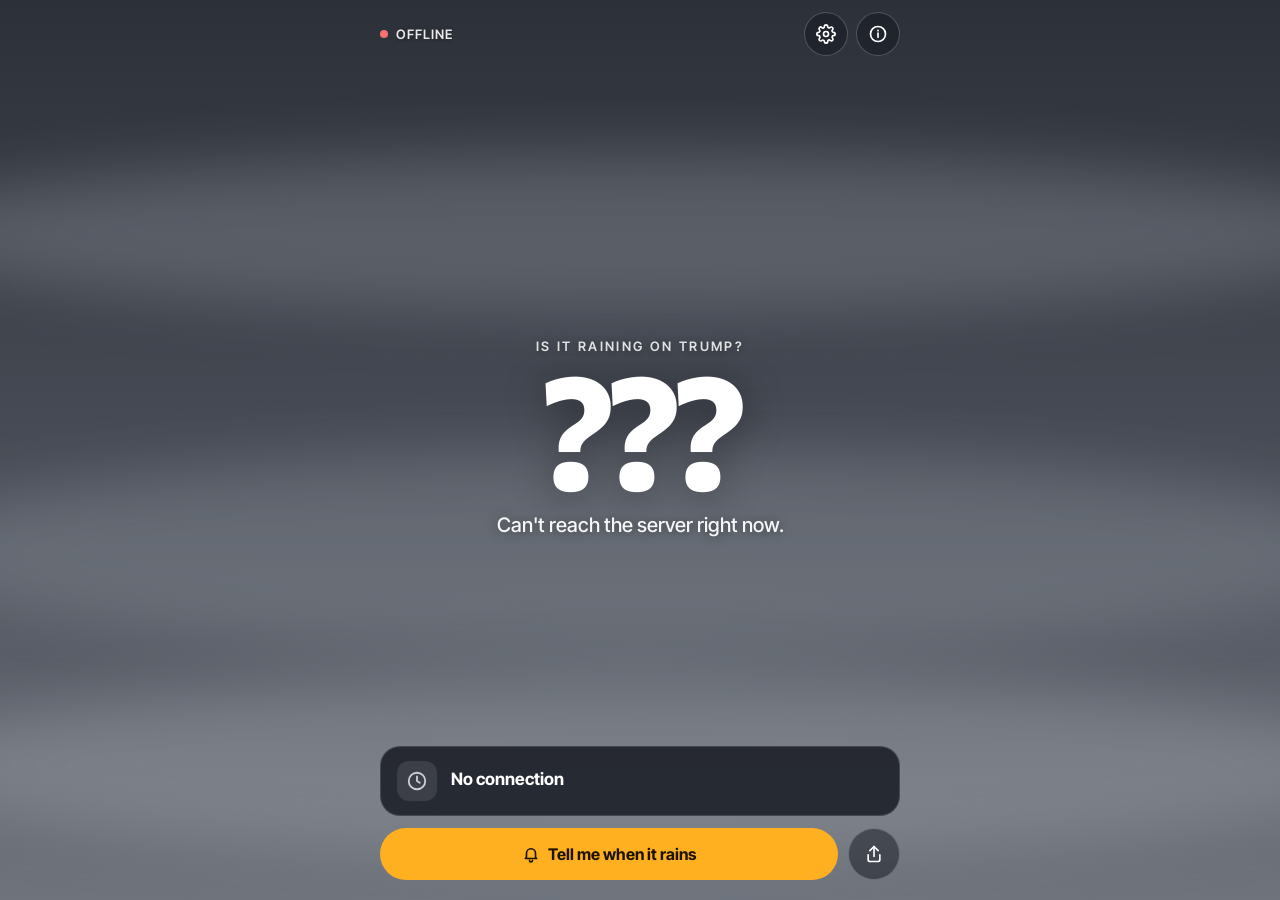
<file: frontend/index.html>
<!DOCTYPE html>
<html lang="en">
<head>
  <meta charset="utf-8">
  <title>Is It Raining on Trump?</title>
  <meta name="viewport" content="width=device-width, initial-scale=1, viewport-fit=cover">
  <meta name="description" content="Is it raining where Donald J. Trump is right now? A live answer, with where we think he is and how we know.">
  <link rel="manifest" href="manifest.webmanifest">
  <link rel="icon" type="image/png" sizes="32x32" href="icons/favicon-32.png">
  <link rel="icon" type="image/png" sizes="192x192" href="icons/icon-192.png">
  <link rel="apple-touch-icon" sizes="180x180" href="icons/apple-touch-icon.png">
  <meta name="theme-color" content="#060a1c">
  <meta name="apple-mobile-web-app-capable" content="yes">
  <!-- Frozen at install time on iOS: keep black-translucent (see the --top-gap rules in app.css) -->
  <meta name="apple-mobile-web-app-status-bar-style" content="black-translucent">
  <link rel="preload" href="fonts/bricolage-grotesque-latin-800-normal.woff2" as="font" type="font/woff2" crossorigin>
  <link rel="preload" href="fonts/inter-tight-latin-wght-normal.woff2" as="font" type="font/woff2" crossorigin>
  <link rel="stylesheet" href="css/app.css">
  <script type="module" src="js/main.js"></script>
</head>
<body>
  <!-- The background is the weather where he is (js/sky.js) -->
  <div id="sky" class="sky sky-night" aria-hidden="true">
    <div class="stars" hidden></div>
    <div class="sun" hidden></div>
    <div class="clouds" hidden><i></i><i></i><i></i></div>
    <div class="fog" hidden><i></i><i></i><i></i></div>
    <div class="flight" hidden>
      <div class="mover">
        <div class="contrail"></div>
        <svg class="plane" width="108" height="44" viewBox="0 0 108 44">
          <path d="M6 20 C30 19 70 18 96 19 C104 19.5 106 22 104 23.5 C102 25 98 25 96 25 C70 26 30 25 6 24 Z" fill="#fdf6ec"></path>
          <path d="M62 20 L40 3 L33 3 L48 20 Z" fill="#fdf6ec"></path>
          <path d="M62 24 L40 41 L33 41 L48 24 Z" fill="#fdf6ec"></path>
          <path d="M14 20 L6 9 L2 9 L6 20 Z" fill="#fdf6ec"></path>
          <path d="M14 24 L6 33 L2 33 L6 24 Z" fill="#f2e6d6"></path>
        </svg>
      </div>
    </div>
    <div class="flash" hidden></div>
    <svg class="bolt" width="96" height="260" viewBox="0 0 96 260" hidden>
      <path d="M58 0 L18 118 L46 118 L8 260 L90 96 L58 96 L82 0 Z" fill="#f3f6ff"></path>
    </svg>
    <div class="particles wind-calm">
      <div class="rain far"></div>
      <div class="rain near"></div>
      <div class="snow"></div>
    </div>
  </div>

  <main class="screen" id="screen">
    <div class="topbar">
      <div class="status" id="status"><span class="status-dot"></span><span id="statusText">Loading…</span></div>
      <div class="topbar-actions">
        <button class="round-btn" id="settingsBtn" type="button" aria-label="Settings" aria-haspopup="dialog" aria-controls="settingsSheet">
          <svg width="20" height="20" viewBox="0 0 24 24" fill="none" stroke="currentColor" stroke-width="2" stroke-linecap="round" stroke-linejoin="round" aria-hidden="true"><circle cx="12" cy="12" r="3"></circle><path d="M19.4 15a1.65 1.65 0 0 0 .33 1.82l.06.06a2 2 0 1 1-2.83 2.83l-.06-.06a1.65 1.65 0 0 0-1.82-.33 1.65 1.65 0 0 0-1 1.51V21a2 2 0 1 1-4 0v-.09A1.65 1.65 0 0 0 9 19.4a1.65 1.65 0 0 0-1.82.33l-.06.06a2 2 0 1 1-2.83-2.83l.06-.06A1.65 1.65 0 0 0 4.68 15a1.65 1.65 0 0 0-1.51-1H3a2 2 0 1 1 0-4h.09A1.65 1.65 0 0 0 4.6 9a1.65 1.65 0 0 0-.33-1.82l-.06-.06a2 2 0 1 1 2.83-2.83l.06.06A1.65 1.65 0 0 0 9 4.68a1.65 1.65 0 0 0 1-1.51V3a2 2 0 1 1 4 0v.09a1.65 1.65 0 0 0 1 1.51 1.65 1.65 0 0 0 1.82-.33l.06-.06a2 2 0 1 1 2.83 2.83l-.06.06A1.65 1.65 0 0 0 19.4 9a1.65 1.65 0 0 0 1.51 1H21a2 2 0 1 1 0 4h-.09a1.65 1.65 0 0 0-1.51 1z"></path></svg>
        </button>
        <a class="round-btn" id="aboutLink" href="about.html?v=3.0.4" aria-label="About this app">
          <svg width="20" height="20" viewBox="0 0 24 24" fill="none" stroke="currentColor" stroke-width="2" stroke-linecap="round" aria-hidden="true"><circle cx="12" cy="12" r="9"></circle><path d="M12 11v5"></path><path d="M12 7.5v.5"></path></svg>
        </a>
      </div>
    </div>

    <!-- Decoration (sky.js shows it at night): sized to the free space here, so it never covers text -->
    <div class="moon-slot" aria-hidden="true">
      <div class="moon" hidden>
        <div class="moon-glow"></div>
        <div class="moon-face"><i></i><i></i><i></i></div>
      </div>
    </div>

    <section class="hero" aria-labelledby="answer">
      <p class="eyebrow">Is it raining on Trump?</p>
      <h1 class="answer" id="answer" aria-live="polite">…</h1>
      <p class="subline" id="subline" aria-live="polite"></p>
      <div class="readings" id="readings"></div>
    </section>

    <div class="spacer" aria-hidden="true"></div>

    <div class="bottom">
      <button class="location-card" id="locationCard" type="button" aria-haspopup="dialog" aria-controls="sheet">
        <span class="location-icon" id="locationIcon" aria-hidden="true"></span>
        <span class="location-text">
          <span class="location-title" id="locationTitle">Finding him…</span>
          <span class="location-meta" id="locationMeta"></span>
        </span>
        <svg class="chevron" width="20" height="20" viewBox="0 0 24 24" fill="none" stroke="currentColor" stroke-width="2" stroke-linecap="round" aria-hidden="true"><path d="M9 6l6 6-6 6"></path></svg>
      </button>
      <div class="actions">
        <button class="primary-btn" id="notifyBtn" type="button">
          <svg width="18" height="18" viewBox="0 0 24 24" fill="none" stroke="currentColor" stroke-width="2.2" stroke-linecap="round" stroke-linejoin="round" aria-hidden="true"><path d="M6 16V11a6 6 0 0 1 12 0v5l1.5 2h-15z"></path><path d="M10 20.5a2 2 0 0 0 4 0"></path></svg>
          <span id="notifyText">Tell me when it rains</span>
        </button>
        <button class="round-btn round-btn-lg" id="shareBtn" type="button" aria-label="Share">
          <svg width="20" height="20" viewBox="0 0 24 24" fill="none" stroke="currentColor" stroke-width="2" stroke-linecap="round" stroke-linejoin="round" aria-hidden="true"><path d="M12 15V3"></path><path d="M7 8l5-5 5 5"></path><path d="M5 13v6a2 2 0 0 0 2 2h10a2 2 0 0 0 2-2v-6"></path></svg>
        </button>
      </div>
    </div>
  </main>

  <!-- Location sheet (js/sheet.js) -->
  <div class="sheet-backdrop" id="sheetBackdrop" hidden></div>
  <div class="sheet" id="sheet" role="dialog" aria-modal="true" aria-labelledby="sheetTitle" hidden>
    <div class="sheet-handle" aria-hidden="true"></div>
    <div class="sheet-head">
      <div>
        <p class="eyebrow eyebrow-muted">Where we think he is</p>
        <h2 id="sheetTitle" tabindex="-1">…</h2>
        <p class="sheet-sub" id="sheetSub"></p>
      </div>
      <button class="round-btn round-btn-flat" id="sheetClose" type="button" aria-label="Close">
        <svg width="18" height="18" viewBox="0 0 24 24" fill="none" stroke="currentColor" stroke-width="2.2" stroke-linecap="round" aria-hidden="true"><path d="M6 6l12 12"></path><path d="M18 6L6 18"></path></svg>
      </button>
    </div>
    <div class="panel" id="confidencePanel">
      <div class="panel-row"><span>Confidence</span><strong id="confidenceValue"></strong></div>
      <div class="bar"><div class="bar-fill" id="confidenceBar"></div></div>
      <p class="panel-note" id="confidenceNote"></p>
    </div>
    <section id="timelineSection" aria-labelledby="timelineTitle">
      <h3 class="eyebrow eyebrow-muted" id="timelineTitle">How we know</h3>
      <ol class="timeline" id="timeline"></ol>
    </section>
    <div class="link-row" id="linkRow">
      <a class="link-btn" id="linkRadar" target="_blank" rel="noopener">Radar</a>
      <a class="link-btn" id="linkMap" target="_blank" rel="noopener">Map</a>
      <a class="link-btn" id="linkSource" target="_blank" rel="noopener">Schedule</a>
    </div>


  </div>

  <!-- Settings sheet (js/settings.js) -->
  <div class="sheet" id="settingsSheet" role="dialog" aria-modal="true" aria-labelledby="settingsTitle" hidden>
    <div class="sheet-handle" aria-hidden="true"></div>
    <div class="sheet-head">
      <div>
        <p class="eyebrow eyebrow-muted">Is it raining on Trump?</p>
        <h2 id="settingsTitle" tabindex="-1">Settings</h2>
      </div>
      <button class="round-btn round-btn-flat" id="settingsClose" type="button" aria-label="Close">
        <svg width="18" height="18" viewBox="0 0 24 24" fill="none" stroke="currentColor" stroke-width="2.2" stroke-linecap="round" aria-hidden="true"><path d="M6 6l12 12"></path><path d="M18 6L6 18"></path></svg>
      </button>
    </div>
    <section class="notify-prefs" aria-labelledby="notifyPrefsTitle">
      <h3 class="eyebrow eyebrow-muted" id="notifyPrefsTitle">Notify me when</h3>
      <div id="prefsOn">
        <label class="switch-row">Rain starts<input class="switch" type="checkbox" id="pref-rain_start"></label>
        <label class="switch-row">Rain stops<input class="switch" type="checkbox" id="pref-rain_stop"></label>
        <label class="switch-row">Thunderstorms<input class="switch" type="checkbox" id="pref-thunderstorm"></label>
        <div class="confirm-row" id="offConfirm" hidden>
          <span>Turn off all notifications?</span>
          <button class="text-btn" id="offYes" type="button">Turn off</button>
          <button class="text-btn" id="offNo" type="button">Keep</button>
        </div>
        <button class="text-btn text-btn-danger" id="offBtn" type="button">Turn off all notifications</button>
      </div>
      <div id="prefsOff" hidden>
        <button class="primary-btn" id="sheetNotifyBtn" type="button">Enable notifications</button>
      </div>
    </section>
    <fieldset class="units" id="units">
      <legend>Units</legend>
      <div class="segmented">
        <label><input type="radio" name="units" value="auto"><span id="unitsAutoLabel">Auto</span></label>
        <label><input type="radio" name="units" value="metric"><span>Metric</span></label>
        <label><input type="radio" name="units" value="imperial"><span>Imperial</span></label>
      </div>
    </fieldset>
  </div>

  <!-- First launch -->
  <div class="popup" id="firstLaunchPopup" role="dialog" aria-modal="true" aria-labelledby="flTitle" hidden>
    <div class="popup-card">
      <h2 id="flTitle">Get rain alerts</h2>
      <p>Want to know when it starts raining on Trump? Turn on notifications for instant updates.</p>
      <div class="popup-actions">
        <button class="primary-btn" id="popupEnableBtn" type="button">Turn on notifications</button>
        <button class="text-btn" id="popupDismissBtn" type="button">Maybe later</button>
      </div>
    </div>
  </div>

  <!-- iOS Safari tab: notifications need the installed app -->
  <div class="popup" id="iosInstallPopup" role="dialog" aria-modal="true" aria-labelledby="iosTitle" hidden>
    <div class="popup-card">
      <h2 id="iosTitle">Install the app for notifications</h2>
      <p>iOS only sends notifications to apps on your Home Screen.</p>
      <ol class="steps">
        <li>Tap the Share button <span aria-hidden="true">↑</span> in Safari</li>
        <li>Choose <strong>Add to Home Screen</strong>, then <strong>Add</strong></li>
        <li>Open the app from your Home Screen and turn on notifications</li>
      </ol>
      <div class="popup-actions">
        <button class="text-btn" id="iosInstallDismissBtn" type="button">Got it</button>
      </div>
    </div>
  </div>

  <div class="toast" id="toast" role="status" aria-live="polite"></div>
</body>
</html>
</file>
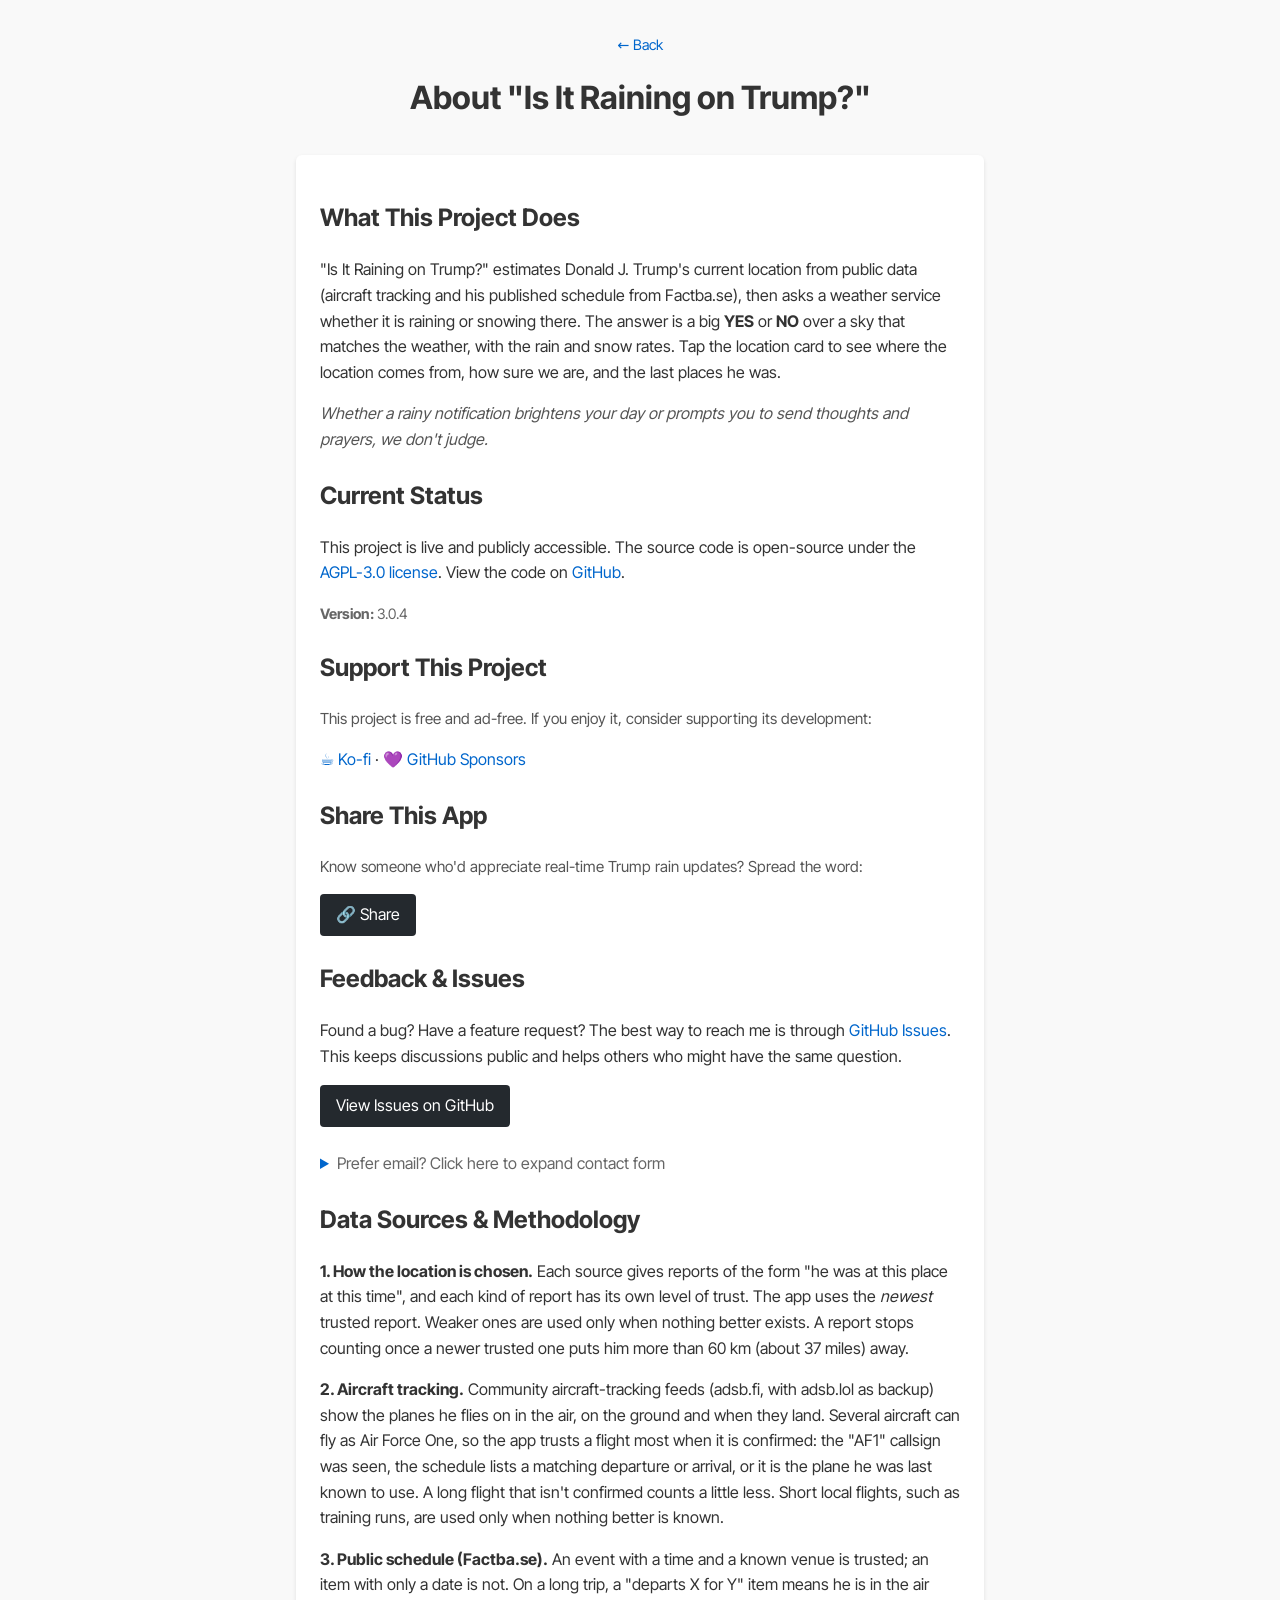
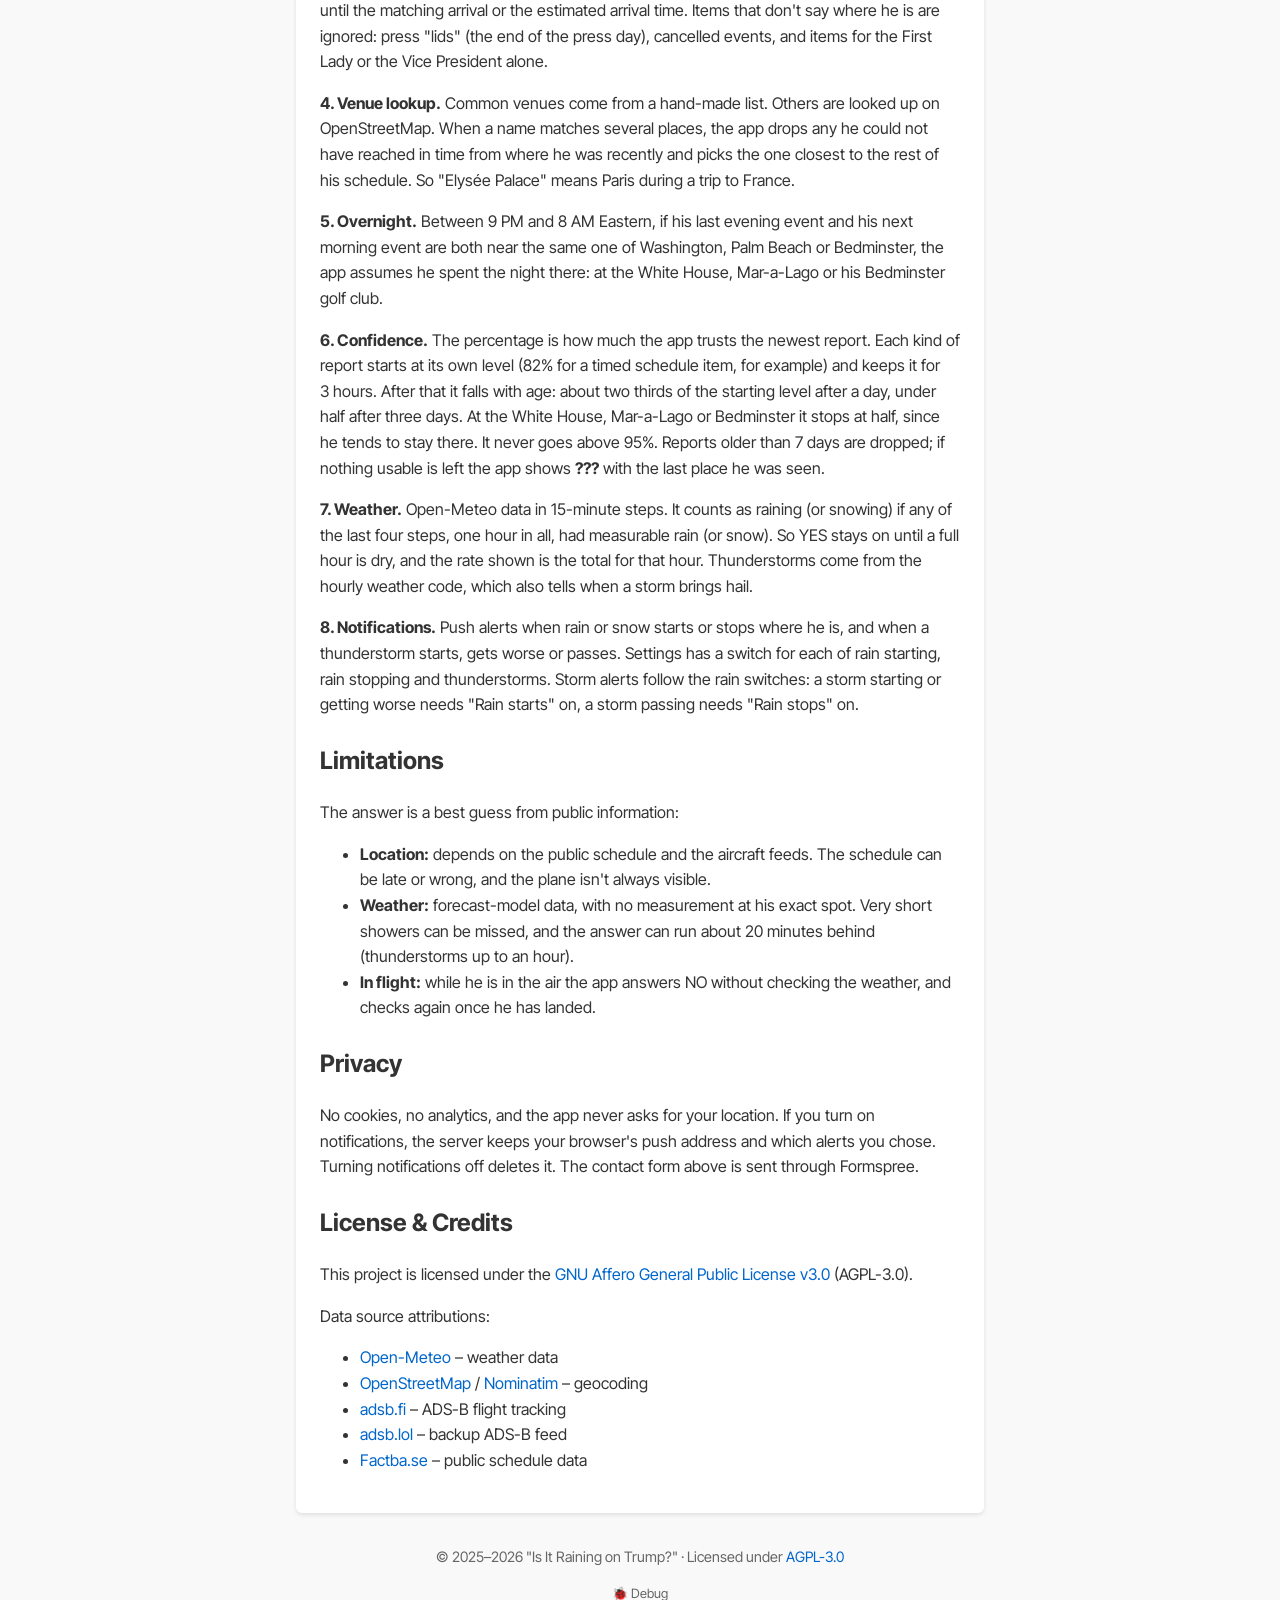
<file: frontend/about.html>
<!doctype html>
<!-- v3.0.4 -->
<html lang="en">
<head>
  <meta charset="utf-8">
  <title>About · Is It Raining on Trump?</title>
  <meta name="viewport" content="width=device-width,initial-scale=1,viewport-fit=cover">
  <link rel="icon" type="image/png" sizes="32x32" href="icons/favicon-32.png">
  <link rel="icon" type="image/png" sizes="192x192" href="icons/icon-192.png">
  <style>
    @font-face {
      font-family: "Inter Tight";
      font-weight: 100 900;
      font-display: swap;
      src: url("fonts/inter-tight-latin-wght-normal.woff2") format("woff2");
    }
  </style>
  <style>
    /* Simple responsive layout */
    :root {
      --bg: #f9f9f9;
      --text: #333;
      --text-muted: #666;
      --text-subtle: #555;
      --card-bg: #fff;
      --card-shadow: rgba(0,0,0,0.1);
      --link: #0066cc;
      --input-border: #ccc;
      --input-bg: #fff;
      --btn-bg: #007aff;
      --btn-hover: #005bb5;
      --github-btn: #24292e;
    }

    @media (prefers-color-scheme: dark) {
      :root {
        --bg: #1a1a2e;
        --text: #e0e0e0;
        --text-muted: #999;
        --text-subtle: #aaa;
        --card-bg: #252540;
        --card-shadow: rgba(0,0,0,0.3);
        --link: #66b3ff;
        --input-border: #444;
        --input-bg: #1e1e32;
        --btn-bg: #0066cc;
        --btn-hover: #0055aa;
        --github-btn: #444;
      }
    }

    body {
      font-family: 'Inter Tight', system-ui, -apple-system, sans-serif;
      margin: 0;
      padding: 2rem 1rem;
      padding-top: calc(2rem + env(safe-area-inset-top, 2rem));
      line-height: 1.6;
      color: var(--text);
      background: var(--bg);
    }
    header {
      text-align: center;
      margin-bottom: 2rem;
    }
    h1 {
      font-size: 2rem;
      margin: 0;
    }
    .back-link {
      display: inline-flex;
      align-items: center;
      gap: 0.4rem;
      margin-bottom: 1rem;
      font-size: 0.9rem;
      color: var(--link);
      text-decoration: none;
    }
    .back-link:hover {
      text-decoration: underline;
    }
    main {
      max-width: 640px;
      margin: 0 auto;
      background: var(--card-bg);
      padding: 1.5rem;
      border-radius: 6px;
      box-shadow: 0 2px 4px var(--card-shadow);
    }
    a {
      color: var(--link);
      text-decoration: none;
    }
    a:hover {
      text-decoration: underline;
    }
    .section {
      margin-bottom: 1.5rem;
    }
    .section:last-child {
      margin-bottom: 0;
    }
    footer {
      text-align: center;
      margin-top: 2rem;
      font-size: 0.9rem;
      color: var(--text-muted);
    }
    /* Contact form styles */
    #contact-form label {
      font-weight: 600;
      display: block;
      margin-bottom: 0.3rem;
    }
    #contact-form input,
    #contact-form textarea {
      width: 100%;
      max-width: 400px;
      font-size: 1rem;
      padding: 0.5rem;
      border: 1px solid var(--input-border);
      border-radius: 4px;
      margin-bottom: 1rem;
      background: var(--input-bg);
      color: var(--text);
    }
    #contact-form button {
      background-color: var(--btn-bg);
      color: #fff;
      border: none;
      padding: 0.6rem 1.2rem;
      border-radius: 4px;
      cursor: pointer;
    }
    #contact-form button:hover {
      background-color: var(--btn-hover);
    }
    .github-btn {
      display: inline-block;
      background: var(--github-btn);
      color: #fff !important;
      padding: 0.5rem 1rem;
      border-radius: 4px;
      text-decoration: none;
    }
    .github-btn:hover {
      text-decoration: none;
      opacity: 0.9;
    }
    .debug-link {
      display: block;
      margin-top: 1rem;
      font-size: 0.8rem;
      color: var(--text-muted);
    }
    .debug-link:hover {
      color: var(--text);
    }
    details summary {
      color: var(--text-muted);
      cursor: pointer;
      user-select: none;
    }
    details summary::marker {
      color: var(--link);
    }
    .muted {
      color: var(--text-muted);
    }
    .subtle {
      color: var(--text-subtle);
    }
    /* Toast notification */
    .toast {
      position: fixed;
      bottom: 2rem;
      left: 50%;
      transform: translateX(-50%);
      background: #333;
      color: white;
      padding: 0.75rem 1.25rem;
      border-radius: 8px;
      font-size: 0.9rem;
      opacity: 0;
      pointer-events: none;
      transition: opacity 0.3s;
      z-index: 100;
    }
    .toast.show { opacity: 1; }
  </style>
</head>
<body>
  <header>
    <a href="index.html" class="back-link">&larr; Back</a>
    <h1>About "Is It Raining on Trump?"</h1>
  </header>

  <main>
    <section class="section">
      <h2>What This Project Does</h2>
      <p>
        "Is It Raining on Trump?" estimates Donald J. Trump's current location
        from public data (aircraft tracking and his published schedule from
        Factba.se), then asks a weather service whether it is raining or snowing
        there. The answer is a big <strong>YES</strong> or <strong>NO</strong>
        over a sky that matches the weather, with the rain and snow rates. Tap
        the location card to see where the location comes from, how sure we are,
        and the last places he was.
      </p>
      <p style="margin-top: 1rem; font-style: italic;" class="subtle">
        Whether a rainy notification brightens your day or prompts you to send
        thoughts and prayers, we don't judge.
      </p>
    </section>

    <section class="section">
      <h2>Current Status</h2>
      <p>
        This project is live and publicly accessible. The source code is
        open-source under the <a href="https://www.gnu.org/licenses/agpl-3.0.html" target="_blank">AGPL-3.0 license</a>.
        View the code on <a href="https://github.com/VraethrDalkr/rain-on-trump" target="_blank">GitHub</a>.
      </p>
      <p style="font-size: 0.9rem; margin-top: 1rem;" class="muted">
        <strong>Version:</strong> 3.0.4
      </p>
    </section>

    <section class="section">
      <h2>Support This Project</h2>
      <p style="font-size: 0.95rem;" class="subtle">
        This project is free and ad-free. If you enjoy it, consider supporting its development:
      </p>
      <p style="margin-top: 0.5rem;">
        <a href="https://ko-fi.com/vraethrdalkr" target="_blank">☕ Ko-fi</a> ·
        <a href="https://github.com/sponsors/VraethrDalkr" target="_blank">💜 GitHub Sponsors</a>
      </p>
    </section>

    <section class="section">
      <h2>Share This App</h2>
      <p style="font-size: 0.95rem;" class="subtle">
        Know someone who'd appreciate real-time Trump rain updates? Spread the word:
      </p>
      <p style="margin-top: 0.5rem;">
        <a href="https://rain-on-trump.pages.dev/" id="shareBtn" class="github-btn">🔗 Share</a>
      </p>
    </section>

    <section class="section">
      <h2>Feedback &amp; Issues</h2>
      <p>
        Found a bug? Have a feature request? The best way to reach me is through
        <a href="https://github.com/VraethrDalkr/rain-on-trump/issues" target="_blank">GitHub Issues</a>.
        This keeps discussions public and helps others who might have the same question.
      </p>
      <p style="margin-top: 1rem;">
        <a href="https://github.com/VraethrDalkr/rain-on-trump/issues" target="_blank" class="github-btn">View Issues on GitHub</a>
      </p>

      <details style="margin-top: 1.5rem;">
        <summary>Prefer email? Click here to expand contact form</summary>
        <div style="margin-top: 1rem;">
          <form action="https://formspree.io/f/xqabkkvw" method="POST" id="contact-form">
            <!-- Spam-trap field: hidden from users, used to catch bots -->
            <input type="text" name="_gotcha" style="display:none" tabindex="-1" autocomplete="off" aria-hidden="true">

            <label for="name">Your name (or GitHub username):</label>
            <input id="name" type="text" name="name" required>

            <label for="email">Your email (so I can reply):</label>
            <input id="email" type="email" name="_replyto" required placeholder="you@example.com">

            <label for="message">Message:</label>
            <textarea id="message" name="message" rows="4" required></textarea>

            <p></p>

            <button type="submit">Send Message</button>
          </form>
        </div>
      </details>
    </section>

    <section class="section">
      <h2>Data Sources &amp; Methodology</h2>
      <p>
        <strong>1. How the location is chosen.</strong>
        Each source gives reports of the form "he was at this place at this
        time", and each kind of report has its own level of trust. The app uses
        the <em>newest</em> trusted report. Weaker ones are used only when
        nothing better exists. A report stops counting once a newer trusted one
        puts him more than 60&nbsp;km (about 37 miles) away.
      </p>
      <p>
        <strong>2. Aircraft tracking.</strong>
        Community aircraft-tracking feeds (adsb.fi, with adsb.lol as backup)
        show the planes he flies on in the air, on the ground and when they
        land. Several aircraft can fly as Air Force One, so the app trusts a
        flight most when it is confirmed: the "AF1" callsign was seen, the
        schedule lists a matching departure or arrival, or it is the plane he
        was last known to use. A long flight that isn't confirmed counts a
        little less. Short local flights, such as training runs, are used only
        when nothing better is known.
      </p>
      <p>
        <strong>3. Public schedule (Factba.se).</strong>
        An event with a time and a known venue is trusted; an item with only a
        date is not. On a long trip, a "departs X for Y" item means he is in the
        air until the matching arrival or the estimated arrival time. Items that
        don't say where he is are ignored: press "lids" (the end of the press
        day), cancelled events, and items for the First Lady or the Vice
        President alone.
      </p>
      <p>
        <strong>4. Venue lookup.</strong>
        Common venues come from a hand-made list. Others are looked up on
        OpenStreetMap. When a name matches several places, the app drops any he
        could not have reached in time from where he was recently and picks the
        one closest to the rest of his schedule. So "Elysée Palace" means Paris
        during a trip to France.
      </p>
      <p>
        <strong>5. Overnight.</strong>
        Between 9&nbsp;PM and 8&nbsp;AM Eastern, if his last evening event and
        his next morning event are both near the same one of Washington, Palm
        Beach or Bedminster, the app assumes he spent the night there: at the
        White House, Mar-a-Lago or his Bedminster golf club.
      </p>
      <p>
        <strong>6. Confidence.</strong>
        The percentage is how much the app trusts the newest report. Each kind
        of report starts at its own level (82% for a timed schedule item, for
        example) and keeps it for 3&nbsp;hours. After that it falls with age:
        about two thirds of the starting level after a day, under half after
        three days. At the White House, Mar-a-Lago or Bedminster it stops at
        half, since he tends to stay there. It never goes above 95%. Reports
        older than 7&nbsp;days are dropped; if nothing usable is left the app
        shows <strong>???</strong> with the last place he was seen.
      </p>
      <p>
        <strong>7. Weather.</strong>
        Open-Meteo data in 15-minute steps. It counts as raining (or snowing)
        if any of the last four steps, one hour in all, had measurable rain (or
        snow). So YES stays on until a full hour is dry, and the rate shown is
        the total for that hour. Thunderstorms come from the hourly weather
        code, which also tells when a storm brings hail.
      </p>
      <p>
        <strong>8. Notifications.</strong>
        Push alerts when rain or snow starts or stops where he is, and when a
        thunderstorm starts, gets worse or passes. Settings has a switch for
        each of rain starting, rain stopping and thunderstorms. Storm alerts
        follow the rain switches: a storm starting or getting worse needs "Rain
        starts" on, a storm passing needs "Rain stops" on.
      </p>
    </section>

    <section class="section">
      <h2>Limitations</h2>
      <p>The answer is a best guess from public information:</p>
      <ul>
        <li><strong>Location:</strong> depends on the public schedule and the
            aircraft feeds. The schedule can be late or wrong, and the plane
            isn't always visible.</li>
        <li><strong>Weather:</strong> forecast-model data, with no measurement
            at his exact spot. Very short showers can be missed, and the answer
            can run about 20 minutes behind (thunderstorms up to an hour).</li>
        <li><strong>In flight:</strong> while he is in the air the app answers
            NO without checking the weather, and checks again once he has
            landed.</li>
      </ul>
    </section>

    <section class="section">
      <h2>Privacy</h2>
      <p>
        No cookies, no analytics, and the app never asks for your location. If
        you turn on notifications, the server keeps your browser's push address
        and which alerts you chose. Turning notifications off
        deletes it. The contact form above is sent through Formspree.
      </p>
    </section>

    <section class="section">
      <h2>License &amp; Credits</h2>
      <p>
        This project is licensed under the <a href="https://www.gnu.org/licenses/agpl-3.0.html" target="_blank">GNU Affero General Public License v3.0</a> (AGPL-3.0).
      </p>
      <p>Data source attributions:</p>
      <ul>
        <li><a href="https://open-meteo.com/" target="_blank">Open-Meteo</a> – weather data</li>
        <li><a href="https://www.openstreetmap.org/copyright" target="_blank">OpenStreetMap</a> / <a href="https://nominatim.org/" target="_blank">Nominatim</a> – geocoding</li>
        <li><a href="https://adsb.fi/" target="_blank">adsb.fi</a> – ADS-B flight tracking</li>
        <li><a href="https://adsb.lol/" target="_blank">adsb.lol</a> – backup ADS-B feed</li>
        <li><a href="https://rollcall.com/factbase/trump/topic/calendar/" target="_blank">Factba.se</a> – public schedule data</li>
      </ul>
    </section>
  </main>

  <footer>
    <p>© 2025–2026 "Is It Raining on Trump?" · Licensed under <a href="https://www.gnu.org/licenses/agpl-3.0.html" target="_blank">AGPL-3.0</a></p>
    <a href="debug.html" class="debug-link">🐞 Debug</a>
  </footer>

  <!-- Toast -->
  <div class="toast" id="toast"></div>

  <script>
    // Toast notification
    const toast = document.getElementById('toast');
    function showToast(txt) {
      toast.textContent = txt;
      toast.classList.add('show');
      setTimeout(() => toast.classList.remove('show'), 3000);
    }

    // Share button
    const shareBtn = document.getElementById('shareBtn');

    async function copyToClipboard(url) {
      try {
        await navigator.clipboard.writeText(url);
      } catch (err) {
        const textArea = document.createElement('textarea');
        textArea.value = url;
        textArea.style.position = 'fixed';
        textArea.style.opacity = '0';
        document.body.appendChild(textArea);
        textArea.select();
        document.execCommand('copy');
        document.body.removeChild(textArea);
      }
      showToast('Link copied to clipboard!');
    }

    async function handleShare() {
      const shareData = {
        title: 'Is It Raining on Trump?',
        text: 'Real-time rain tracking for Trump\'s location',
        url: 'https://rain-on-trump.pages.dev/'
      };

      const isMobile = /Android|iPhone|iPad|iPod/i.test(navigator.userAgent);
      if (isMobile && navigator.share) {
        try {
          await navigator.share(shareData);
        } catch (err) {
          if (err.name !== 'AbortError') {
            await copyToClipboard(shareData.url);
          }
        }
      } else {
        await copyToClipboard(shareData.url);
      }
    }

    shareBtn.addEventListener('click', (e) => {
      e.preventDefault();
      handleShare();
    });
  </script>
</body>
</html>
</file>
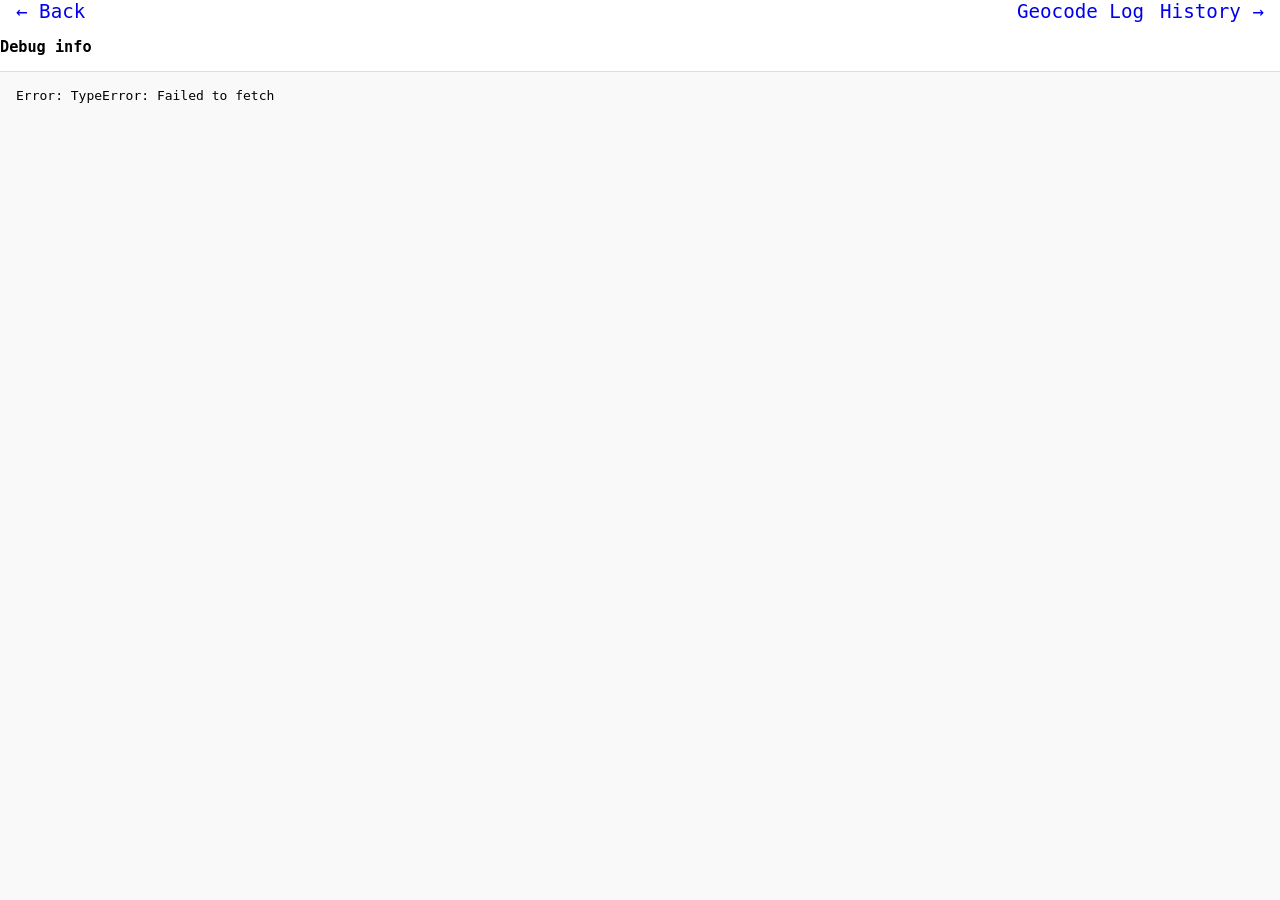
<file: frontend/debug.html>
<!doctype html>
<html lang="en">
<script>
function apiBase() {
  // 1) direct hit on Fly API domain → same-origin
  if (location.hostname === "rain-api.fly.dev") {
    return location.origin;
  }
  // 2) localhost / LAN dev → map to port 8000
  const LAN = /^(localhost|127\.0\.0\.1|10\.\d+\.\d+\.\d+|192\.168\.\d+\.\d+)$/;
  if (LAN.test(location.hostname)) {
    return `${location.protocol}//${location.hostname}:8000`;
  }
  // 3) everything else = Cloudflare Pages in production
  return "https://rain-api.fly.dev";
}
</script>
<head>
  <meta charset="UTF-8">
  <title>Debug · Rain-on-Trump</title>
  <meta name="viewport" content="width=device-width,initial-scale=1">
  <style>
    body  { margin:0; font-family:monospace; height:100vh; display:flex; flex-direction:column; }
    #top  { display:flex; align-items:center; padding:0 1rem; }
    #top a { font-size:1.2rem; text-decoration:none; }
    #back { margin-right:1rem; }
    pre   { flex:1; margin:0; padding:1rem; overflow:auto;
             background:#f9f9f9; border-top:1px solid #ddd; white-space:pre-wrap; }
    .err  { color:#d00; font-weight:600; }
  </style>
</head>
<body>
  <div id="top">
    <a id="back" href="index.html">← Back</a>
    <a id="geocode" href="#" style="margin-left:auto;">Geocode Log</a>
    <a id="history" href="#" style="margin-left:1rem;">History →</a>
  </div>

  <h3>Debug info</h3>
  <pre id="dbg">Loading…</pre>

  <script>
  const BASE = apiBase();

  // Set debug page links to API endpoints
  document.getElementById('history').href = BASE + '/debug/history';
  document.getElementById('geocode').href = BASE + '/debug/geocode';

  /** Pretty-print + highlight `"errors": […]` **/
  function esc(t){
    return t.replace(/&/g,'&amp;').replace(/</g,'&lt;').replace(/>/g,'&gt;');
  }
  function pretty(json){
    // Escape first, then highlight (errors arrays; tolerates nested brackets one level deep)
    return esc(JSON.stringify(json, null, 2))
             .replace(/"errors":\s*\[(?:[^\[\]]|\[[^\]]*\])*\]/g,
                      m => `<span class="err">${m}</span>`);
  }

  /* main trace --------------------------------------------------------------*/
  fetch(BASE + '/debug.json', { cache: 'no-store' })
    .then(r => { if (!r.ok) throw new Error('HTTP ' + r.status); return r.json(); })
    .then(j => {
      document.getElementById('dbg').innerHTML = pretty(j);
    })
    .catch(e => {
      document.getElementById('dbg').textContent = 'Error: ' + e;
    });
  </script>
</body>
</html>
</file>
<file: frontend/css/app.css>
/* Is It Raining on Trump? v3 */

@font-face {
  font-family: "Bricolage Grotesque";
  font-weight: 800;
  font-style: normal;
  font-display: swap;
  src: url("../fonts/bricolage-grotesque-latin-800-normal.woff2") format("woff2");
}
@font-face {
  font-family: "Inter Tight";
  font-weight: 100 900;
  font-style: normal;
  font-display: swap;
  src: url("../fonts/inter-tight-latin-wght-normal.woff2") format("woff2");
}

:root {
  --amber: #ffb020;
  --rain-blue: #7dd3fc;
  --panel: #10141d;
  --panel-2: #181e2a;
  --panel-3: #2a3242;
  --live: #5ee39a;
  --searching: #f5b74a;
  --muted: #9aa6b8;
  --soft: #c3cbd8;
  /* iOS 27: installed apps with a translucent status bar get a system blur
     over the top ~65 px. The status-bar style is frozen at install, so instead
     of changing it, every screen and overlay starts 28 px below the inset. */
  --top-gap: 0px;
  --safe-top: calc(env(safe-area-inset-top) + var(--top-gap));
  --safe-bottom: env(safe-area-inset-bottom);
}
@media (display-mode: standalone) and (orientation: portrait) {
  /* min(): 0 when there is no top inset (env() * 100 is 0 or huge) */
  :root { --top-gap: min(28px, calc(env(safe-area-inset-top) * 100)); }
}

* { box-sizing: border-box; }
html, body { margin: 0; height: 100%; }
/* iOS installed app with a translucent status bar: the page starts under the
   status bar but the viewport is measured without it, so 100% stops one top
   inset short of the bottom. Extend by that inset (v2 did the same). */
html { height: calc(100% + env(safe-area-inset-top)); }
body {
  font-family: "Inter Tight", system-ui, -apple-system, sans-serif;
  color: #fff;
  background: transparent;
  overflow: hidden;
  overscroll-behavior: none;
  -webkit-font-smoothing: antialiased;
  -webkit-tap-highlight-color: transparent;
}
[hidden] { display: none !important; }
a { color: #ffd27a; }
button { font: inherit; color: inherit; }
:focus-visible { outline: 2px solid var(--rain-blue); outline-offset: 2px; }

/* ── Sky ─────────────────────────────────────────────────────────────── */
/* Full screen: viewport + the top inset the installed app leaves out (see html) */
.sky { position: fixed; top: 0; left: 0; right: 0; height: max(100lvh, calc(100% + env(safe-area-inset-top))); overflow: hidden; pointer-events: none; }
/* The sky gradient is the root background, as in v2: the strip under the iOS
   status bar (installed app) and Safari's bars take their colour from the root,
   so it must be the gradient with its top colour as the plain colour. The
   .sky layer above only holds stars, rain, moon. html is extended by the top
   inset (above), so the gradient also reaches the bottom of the screen. */
html { --sky-top: #060a1c; --sky: linear-gradient(180deg, #060a1c 0%, #121a3d 60%, #25305a 100%); background: var(--sky-top) var(--sky); }
html:has(.sky-day) { --sky-top: #1f6fd1; --sky: linear-gradient(180deg, #1f6fd1 0%, #5aa8f0 55%, #bfe2ff 100%); }
html:has(.sky-day-wet) { --sky-top: #465568; --sky: linear-gradient(180deg, #465568 0%, #6d7d90 55%, #9aa8b6 100%); }
html:has(.sky-dusk) { --sky-top: #221a46; --sky: linear-gradient(180deg, #221a46 0%, #7b3f74 50%, #e9895e 100%); }
html:has(.sky-dusk-wet) { --sky-top: #1c1a2e; --sky: linear-gradient(180deg, #1c1a2e 0%, #46384f 55%, #7d5d63 100%); }
html:has(.sky-night) { --sky-top: #060a1c; --sky: linear-gradient(180deg, #060a1c 0%, #121a3d 60%, #25305a 100%); }
html:has(.sky-night-wet) { --sky-top: #030409; --sky: linear-gradient(180deg, #030409 0%, #0b111e 55%, #18202f 100%); }
html:has(.sky-fog) { --sky-top: #2c3038; --sky: linear-gradient(180deg, #2c3038 0%, #4a4f59 55%, #6e737c 100%); }

/* Sun (dry daytime sky): the prototype's soft glow, top right and partly off
   screen, its centre between the top bar and the question (clear of both). */
.sun { position: absolute; top: calc(var(--safe-top)); right: -50px; width: 200px; height: 200px; border-radius: 50%; background: radial-gradient(circle, rgba(255,236,170,.95) 0%, rgba(255,214,110,.55) 28%, rgba(255,214,110,0) 62%); }

/* Full moon (v2 look). It sits in .moon-slot, the flexible space between the
   top bar and the question, and scales to it: it can't overlap text. */
.moon-slot { flex: 3 1 0; min-height: 0; position: relative; container-type: size; }
.moon { position: absolute; right: 6px; top: 50%; transform: translateY(-50%); width: min(100px, 70cqh); aspect-ratio: 1; }
@container (max-height: 56px) { .moon { display: none; } }
.moon-glow { position: absolute; inset: -15%; border-radius: 50%; background: radial-gradient(circle, rgba(255,255,240,.22) 0%, rgba(255,255,220,.08) 45%, transparent 70%); }
.moon-face {
  position: absolute; inset: 10%; border-radius: 50%;
  background: radial-gradient(circle at 35% 35%, #fbfbf0 0%, #ecebdc 55%, #d6d5c2 100%);
  box-shadow: 0 0 30px 6px rgba(255,255,230,.35), inset -6px -8px 14px rgba(150,150,130,.35);
}
.moon-face i { position: absolute; border-radius: 50%; background: rgba(170,170,150,.35); }
.moon-face i:nth-child(1) { width: 18%; height: 18%; top: 22%; left: 28%; }
.moon-face i:nth-child(2) { width: 26%; height: 26%; top: 48%; left: 52%; }
.moon-face i:nth-child(3) { width: 12%; height: 12%; top: 64%; left: 24%; }
.clouds i { position: absolute; border-radius: 50%; filter: blur(18px); }
.clouds i:nth-child(1) { top: -60px; left: -60px; width: 300px; height: 170px; background: rgba(8,10,16,.55); }
.clouds i:nth-child(2) { top: -40px; right: -80px; width: 320px; height: 190px; background: rgba(12,14,22,.6); }
.clouds i:nth-child(3) { top: 60px; left: 25%; width: 260px; height: 120px; background: rgba(20,24,34,.4); }

.stars { position: absolute; inset: 0; }
.stars i { position: absolute; width: 2px; height: 2px; border-radius: 50%; background: #fff; animation: twinkle 3s linear infinite; }
.stars i.large { width: 3px; height: 3px; box-shadow: 0 0 6px 1px rgba(255,255,255,.6); }
.stars i.bright { width: 4px; height: 4px; box-shadow: 0 0 8px 2px rgba(255,255,255,.8); }
@keyframes twinkle { 0%, 100% { opacity: .3; transform: scale(1); } 50% { opacity: 1; transform: scale(1.2); } }

/* Rain and snow fall through the full (large) viewport height */
.particles { position: absolute; inset: 0; }
.wind-calm { transform: none; }
.wind-breezy { transform: rotate(9deg) scale(1.1); }
.wind-gusty { transform: rotate(19deg) scale(1.25); }

.rain { position: absolute; inset: -80px -70px; }
.rain i { position: absolute; top: -100px; width: 1.5px; height: 58px; border-radius: 1px; background: linear-gradient(rgba(200,222,255,0), rgba(200,222,255,.55)); animation: fall 1s linear infinite; }
.rain.near i { width: 2px; height: 96px; background: linear-gradient(rgba(220,235,255,0), rgba(220,235,255,.8)); }
@keyframes fall { to { transform: translateY(calc(100lvh + 260px)); } }
.rain i:nth-child(11n+1){left:3%}.rain i:nth-child(11n+2){left:12%}.rain i:nth-child(11n+3){left:21%}.rain i:nth-child(11n+4){left:30%}.rain i:nth-child(11n+5){left:39%}.rain i:nth-child(11n+6){left:48%}.rain i:nth-child(11n+7){left:57%}.rain i:nth-child(11n+8){left:66%}.rain i:nth-child(11n+9){left:75%}.rain i:nth-child(11n+10){left:84%}.rain i:nth-child(11n){left:93%}
.rain i:nth-child(7n+1){margin-left:1.3%;animation-delay:-.05s}.rain i:nth-child(7n+2){margin-left:4.1%;animation-delay:-.41s}.rain i:nth-child(7n+3){margin-left:2.2%;animation-delay:-.77s}.rain i:nth-child(7n+4){margin-left:6.4%;animation-delay:-.23s}.rain i:nth-child(7n+5){margin-left:.4%;animation-delay:-.59s}.rain i:nth-child(7n+6){margin-left:5.3%;animation-delay:-.95s}.rain i:nth-child(7n){margin-left:3.2%;animation-delay:-.14s}
.rain i:nth-child(5n+1){animation-duration:.82s}.rain i:nth-child(5n+2){animation-duration:.95s}.rain i:nth-child(5n+3){animation-duration:1.08s}.rain i:nth-child(5n+4){animation-duration:.88s}.rain i:nth-child(5n){animation-duration:1.15s}
.rain.near i:nth-child(5n+1){animation-duration:.52s}.rain.near i:nth-child(5n+2){animation-duration:.6s}.rain.near i:nth-child(5n+3){animation-duration:.66s}.rain.near i:nth-child(5n+4){animation-duration:.57s}.rain.near i:nth-child(5n){animation-duration:.7s}

.snow { position: absolute; inset: -40px; }
.snow i { position: absolute; top: -24px; width: 6px; height: 6px; border-radius: 50%; background: #fff; opacity: .85; animation: flake 9s linear infinite; }
@keyframes flake {
  0% { transform: translate(0, 0); }
  25% { transform: translate(14px, calc(25lvh + 25px)); }
  50% { transform: translate(-8px, calc(50lvh + 50px)); }
  75% { transform: translate(12px, calc(75lvh + 75px)); }
  100% { transform: translate(-4px, calc(100lvh + 100px)); }
}
.snow i:nth-child(13n+1){left:2%}.snow i:nth-child(13n+2){left:10%}.snow i:nth-child(13n+3){left:17%}.snow i:nth-child(13n+4){left:25%}.snow i:nth-child(13n+5){left:33%}.snow i:nth-child(13n+6){left:40%}.snow i:nth-child(13n+7){left:48%}.snow i:nth-child(13n+8){left:56%}.snow i:nth-child(13n+9){left:63%}.snow i:nth-child(13n+10){left:71%}.snow i:nth-child(13n+11){left:79%}.snow i:nth-child(13n+12){left:87%}.snow i:nth-child(13n){left:95%}
.snow i:nth-child(9n+1){animation-delay:-.4s}.snow i:nth-child(9n+2){animation-delay:-4.9s}.snow i:nth-child(9n+3){animation-delay:-2.2s}.snow i:nth-child(9n+4){animation-delay:-7.3s}.snow i:nth-child(9n+5){animation-delay:-1.1s}.snow i:nth-child(9n+6){animation-delay:-5.8s}.snow i:nth-child(9n+7){animation-delay:-3.4s}.snow i:nth-child(9n+8){animation-delay:-8.2s}.snow i:nth-child(9n){animation-delay:-6.5s}
.snow i:nth-child(3n+1){width:4px;height:4px;opacity:.6;animation-duration:12s}.snow i:nth-child(3n+2){width:7px;height:7px;animation-duration:8s}.snow i:nth-child(3n){width:5px;height:5px;animation-duration:10s}

.flash { position: absolute; inset: 0; background: #dbe6ff; opacity: 0; animation: flash 7s infinite; }
.bolt { position: absolute; top: calc(var(--safe-top) + 50px); right: 46px; opacity: 0; animation: flash 7s infinite; filter: drop-shadow(0 0 14px rgba(200,220,255,.9)); }
.storm-severe .flash, .storm-severe .bolt { animation-duration: 3.6s; }
@keyframes flash { 0%, 86%, 100% { opacity: 0; } 87% { opacity: .6; } 88.5% { opacity: .08; } 90% { opacity: .45; } 92.5% { opacity: 0; } }

.fog i { position: absolute; left: -120px; right: -120px; border-radius: 50%; filter: blur(30px); animation: drift 18s ease-in-out infinite alternate; }
.fog i:nth-child(1) { top: 17%; height: 160px; background: rgba(200,205,214,.22); }
.fog i:nth-child(2) { top: 50%; height: 200px; background: rgba(210,214,222,.18); animation-delay: -6s; }
.fog i:nth-child(3) { bottom: 5%; height: 180px; background: rgba(220,224,230,.2); animation-delay: -11s; }
@keyframes drift { from { transform: translateX(-40px); } to { transform: translateX(40px); } }

.flight { position: absolute; top: 30%; left: 0; width: 0; height: 0; transform: rotate(-7deg); transform-origin: 0 0; }
.mover { position: absolute; top: 0; left: 0; animation: cross 24s linear infinite; }
@keyframes cross { from { transform: translateX(-140px); } to { transform: translateX(calc(100vw + 230px)); } }
.contrail { position: absolute; top: -1px; right: 100px; width: 420px; height: 2px; border-radius: 1px; background: linear-gradient(90deg, rgba(255,255,255,0), rgba(255,255,255,.6)); }
.plane { position: absolute; top: -22px; left: -108px; }

@media (prefers-reduced-motion: reduce) {
  .rain i, .snow i, .stars i, .fog i, .mover, .flash, .bolt { animation: none; }
  .flash, .bolt { opacity: 0; }
  .particles { display: none; }
  .mover { transform: translateX(60vw); }
}

/* ── Main screen ─────────────────────────────────────────────────────── */
.screen {
  position: relative;
  height: 100dvh;
  max-width: 560px;
  margin: 0 auto;
  padding: max(12px, var(--safe-top)) 20px max(20px, calc(var(--safe-bottom) + 12px));
  display: flex;
  flex-direction: column;
}
.topbar { display: flex; align-items: center; justify-content: space-between; gap: 12px; }
.status { display: flex; align-items: center; gap: 8px; min-width: 0; white-space: nowrap; font-size: 13px; font-weight: 600; letter-spacing: .08em; text-transform: uppercase; color: rgba(255,255,255,.9); text-shadow: 0 1px 8px rgba(0,0,0,.4); }
.status-dot { width: 8px; height: 8px; flex-shrink: 0; border-radius: 50%; background: var(--muted); }
#statusText { overflow: hidden; text-overflow: ellipsis; }
.status[data-tone="live"] .status-dot { background: var(--live); }
.status[data-tone="searching"] .status-dot { background: var(--searching); }
.status[data-tone="offline"] .status-dot { background: #f87171; }

.topbar-actions { display: flex; gap: 8px; flex-shrink: 0; }
.round-btn {
  width: 44px; height: 44px; flex-shrink: 0; border-radius: 22px;
  border: 1px solid rgba(255,255,255,.22); background: rgba(8,12,22,.35); color: #fff;
  display: flex; align-items: center; justify-content: center; cursor: pointer; text-decoration: none;
}
.round-btn-lg { width: 52px; height: 52px; border-radius: 26px; background: rgba(8,12,22,.45); }
.round-btn-flat { border: none; background: rgba(255,255,255,.08); }

.hero { text-align: center; display: flex; flex-direction: column; align-items: center; gap: 6px; }
.eyebrow { margin: 0; font-size: 13px; font-weight: 600; letter-spacing: .18em; text-transform: uppercase; color: rgba(255,255,255,.85); text-shadow: 0 1px 8px rgba(0,0,0,.4); }
.answer {
  margin: 4px 0 0;
  font-family: "Bricolage Grotesque", "Inter Tight", sans-serif; font-weight: 800;
  font-size: clamp(104px, 38vw, 168px); line-height: .85; letter-spacing: -.04em;
  text-shadow: 0 6px 40px rgba(0,0,0,.35);
}
.subline { margin: 0; font-size: 20px; font-weight: 500; line-height: 1.3; max-width: 320px; color: rgba(255,255,255,.95); text-shadow: 0 1px 12px rgba(0,0,0,.45); }
.readings { display: grid; grid-template-columns: repeat(auto-fit, minmax(0, 1fr)); gap: 8px; margin-top: 16px; width: 100%; }
.readings:empty { display: none; }
.reading { display: flex; flex-direction: column; align-items: center; padding: 10px 6px; border-radius: 16px; background: rgba(6,9,18,.5); border: 1px solid rgba(255,255,255,.14); }
button.reading { font: inherit; color: inherit; cursor: pointer; transition: border-color .15s, background .15s; }
button.reading:active { background: rgba(125,211,252,.18); border-color: var(--rain-blue); }
.reading-label { font-size: 11px; font-weight: 600; letter-spacing: .12em; text-transform: uppercase; color: rgba(255,255,255,.78); }
.reading-value { font-size: 18px; font-weight: 700; margin-top: 2px; white-space: nowrap; }

.spacer { flex: 2 1 0; min-height: 0; }
.bottom { padding-top: 20px; display: flex; flex-direction: column; gap: 12px; }
.location-card {
  display: flex; align-items: center; gap: 14px; width: 100%; padding: 14px 16px; text-align: left;
  border-radius: 20px; background: rgba(6,9,18,.72); border: 1px solid rgba(255,255,255,.14); cursor: pointer;
}
.location-card[data-state="unknown"] { border-style: dashed; border-color: rgba(255,255,255,.3); }
.location-card:disabled { cursor: default; color: inherit; }
.location-card:disabled .chevron { display: none; }
.location-icon { width: 40px; height: 40px; border-radius: 12px; background: rgba(255,255,255,.1); display: flex; align-items: center; justify-content: center; flex-shrink: 0; }
.location-text { display: flex; flex-direction: column; gap: 2px; flex-grow: 1; min-width: 0; }
.location-title { font-size: 17px; font-weight: 700; line-height: 1.25; overflow: hidden; display: -webkit-box; -webkit-box-orient: vertical; -webkit-line-clamp: 2; }
.location-meta { font-size: 13px; color: rgba(255,255,255,.78); }
.location-card[data-stale="true"] .location-meta { color: var(--searching); }
.chevron { color: rgba(255,255,255,.7); flex-shrink: 0; }

.actions { display: flex; gap: 10px; }
.primary-btn {
  flex-grow: 1; min-height: 52px; padding: 0 18px; border-radius: 26px; border: none;
  background: var(--amber); color: #1d1300; font-size: 16px; font-weight: 700;
  display: flex; align-items: center; justify-content: center; gap: 8px; cursor: pointer;
}
.primary-btn[data-on="true"] { background: rgba(8,12,22,.55); color: #fff; border: 1px solid rgba(255,255,255,.22); }

/* ── Details sheet ───────────────────────────────────────────────────── */
.sheet-backdrop { position: fixed; inset: 0; background: rgba(4,6,12,.55); z-index: 20; }
.sheet {
  position: fixed; left: 0; right: 0; bottom: 0; z-index: 21;
  max-width: 560px; margin: 0 auto;
  max-height: calc(100dvh - var(--safe-top) - 12px); overflow-y: auto; overscroll-behavior: contain;
  padding: 10px 20px max(28px, calc(var(--safe-bottom) + 16px));
  border-radius: 28px 28px 0 0; background: var(--panel); border-top: 1px solid rgba(255,255,255,.1);
  display: flex; flex-direction: column; gap: 14px;
}
/* Slide up on open, down on close (dialog.js adds .closing, hides at the end) */
@keyframes sheet-in { from { transform: translateY(100%); } }
@keyframes sheet-out { to { transform: translateY(100%); } }
@keyframes fade-in { from { opacity: 0; } }
@keyframes fade-out { to { opacity: 0; } }
.sheet:not([hidden]) { animation: sheet-in .32s cubic-bezier(.2,.8,.2,1); }
.sheet.closing { animation: sheet-out .24s ease-in forwards; }
.sheet-backdrop:not([hidden]) { animation: fade-in .25s ease; }
.sheet-backdrop.closing { animation: fade-out .24s ease forwards; }
.popup:not([hidden]) { animation: fade-in .2s ease; }
.popup:not([hidden]) .popup-card { animation: sheet-in .3s cubic-bezier(.2,.8,.2,1); }
@media (prefers-reduced-motion: reduce) {
  .sheet, .sheet.closing, .sheet-backdrop, .sheet-backdrop.closing, .popup, .popup .popup-card { animation: none !important; }
}
.sheet-handle { align-self: center; width: 40px; height: 5px; border-radius: 3px; background: rgba(255,255,255,.28); }
.sheet-head { display: flex; align-items: flex-start; justify-content: space-between; gap: 12px; }
.sheet h2 { margin: 4px 0 0; font-size: 22px; line-height: 1.15; outline: none; }
.sheet-sub { margin: 4px 0 0; font-size: 14px; color: var(--soft); }
.eyebrow-muted { font-size: 12px; letter-spacing: .14em; color: var(--muted); text-shadow: none; }
.panel { display: flex; flex-direction: column; gap: 8px; padding: 14px 16px; border-radius: 18px; background: var(--panel-2); }
.panel-row { display: flex; justify-content: space-between; font-size: 14px; color: var(--soft); }
.panel-row strong { color: #fff; }
.bar { height: 8px; border-radius: 4px; background: var(--panel-3); overflow: hidden; }
.bar-fill { height: 100%; border-radius: 4px; background: var(--amber); width: 0; }
.panel-note { margin: 0; font-size: 13px; color: var(--muted); }
.timeline { list-style: none; margin: 10px 0 0; padding: 0; }
.timeline li { display: flex; gap: 12px; position: relative; padding-bottom: 14px; }
.timeline li::before { content: ""; width: 10px; height: 10px; border-radius: 50%; margin: 5px 2px 0; flex-shrink: 0; background: var(--rain-blue); }
.timeline li:not(:last-child)::after { content: ""; position: absolute; left: 6px; top: 19px; bottom: 0; width: 2px; background: var(--panel-3); }
.timeline li[data-current="true"]::before { background: var(--amber); }
.timeline-title { font-size: 15px; font-weight: 600; display: block; }
.timeline-meta { font-size: 13px; color: var(--muted); overflow: hidden; display: -webkit-box; -webkit-box-orient: vertical; -webkit-line-clamp: 2; }
.link-row { display: flex; gap: 8px; }
.link-btn { flex: 1 1 0; min-height: 44px; border-radius: 14px; background: var(--panel-2); color: #fff; text-decoration: none; font-size: 14px; font-weight: 600; display: flex; align-items: center; justify-content: center; }
.link-btn:not([href]) { opacity: .4; pointer-events: none; }
.units { border: none; margin: 0; padding: 0; display: flex; align-items: center; justify-content: space-between; gap: 12px; }
.units legend { float: left; padding: 0; font-size: 16px; }
.segmented { display: flex; padding: 3px; border-radius: 12px; background: var(--panel-2); gap: 2px; }
.segmented label { position: relative; }
.segmented input { position: absolute; opacity: 0; width: 1px; height: 1px; }
.segmented span { min-height: 38px; padding: 0 12px; border-radius: 9px; font-size: 14px; color: var(--soft); display: flex; align-items: center; cursor: pointer; }
.segmented input:checked + span { background: var(--panel-3); color: #fff; font-weight: 600; }
.segmented input:focus-visible + span { outline: 2px solid var(--rain-blue); }
.notify-prefs { display: flex; flex-direction: column; gap: 4px; }
.switch-row { display: flex; align-items: center; justify-content: space-between; min-height: 44px; font-size: 16px; }
.switch { appearance: none; -webkit-appearance: none; width: 50px; height: 30px; border-radius: 15px; background: #3a4252; position: relative; margin: 0; cursor: pointer; flex-shrink: 0; }
.switch::after { content: ""; position: absolute; top: 3px; left: 3px; width: 24px; height: 24px; border-radius: 50%; background: #fff; transition: left .15s; }
.switch:checked { background: var(--amber); }
.switch:checked::after { left: 23px; }
.switch:disabled { opacity: .4; }
.text-btn { min-height: 44px; padding: 0 12px; border: none; background: none; color: var(--rain-blue); font-size: 15px; font-weight: 600; cursor: pointer; }
.text-btn-danger { color: #f87171; align-self: flex-start; padding-left: 0; }
.confirm-row { display: flex; align-items: center; gap: 4px; font-size: 15px; }
.confirm-row span { flex-grow: 1; }

/* ── Popups and toast ────────────────────────────────────────────────── */
.popup { position: fixed; inset: 0; z-index: 30; display: flex; align-items: center; justify-content: center; padding: max(20px, var(--safe-top)) 20px 20px; background: rgba(4,6,12,.6); }
.popup-card { width: 100%; max-width: 360px; padding: 24px; border-radius: 24px; background: var(--panel); border: 1px solid rgba(255,255,255,.1); }
.popup-card h2 { margin: 0 0 8px; font-size: 22px; }
.popup-card p, .steps { margin: 0 0 16px; color: var(--soft); font-size: 15px; line-height: 1.45; }
.steps { padding-left: 20px; }
.steps li { margin-bottom: 6px; }
.popup-actions { display: flex; flex-direction: column; gap: 4px; }
.toast {
  /* Above the location card and buttons, so it never covers a control */
  position: fixed; left: 50%; bottom: calc(max(20px, calc(var(--safe-bottom) + 12px)) + 160px); z-index: 40;
  transform: translate(-50%, 20px); opacity: 0; transition: opacity .2s, transform .2s;
  width: max-content; max-width: calc(100vw - 40px); box-sizing: border-box; text-align: center;
  padding: 12px 18px; border-radius: 16px;
  background: #1d2433; color: #fff; font-size: 15px; pointer-events: none;
  box-shadow: 0 8px 24px rgba(0,0,0,.4);
}
.toast[data-show="true"] { opacity: 1; transform: translate(-50%, 0); }

@media (max-height: 700px) {
  .answer { font-size: clamp(88px, 30vw, 132px); }
  .subline { font-size: 18px; }
  .readings { margin-top: 10px; }
}

/* Debug effects panel (dev PWA only, js/debug.js): five taps on the status line */
.debug-panel { position: fixed; left: 12px; right: 12px; bottom: calc(12px + env(safe-area-inset-bottom)); z-index: 1000; max-height: calc(100% - var(--safe-top) - 24px); overflow-y: auto; padding: 14px; border-radius: 20px; background: #0b1020; border: 1px solid rgba(255,255,255,.18); }
.debug-title { font-size: 13px; font-weight: 700; letter-spacing: .08em; text-transform: uppercase; color: var(--searching); margin-bottom: 10px; }
.debug-grid { display: grid; grid-template-columns: 1fr 1fr; gap: 8px; }
.debug-panel button { padding: 10px 8px; border-radius: 12px; border: 1px solid rgba(255,255,255,.16); background: rgba(255,255,255,.08); font-size: 13px; line-height: 1.25; text-align: left; cursor: pointer; }
.debug-row { display: flex; gap: 8px; margin-top: 10px; }
.debug-row button { flex: 1; text-align: center; }
.debug-panel .debug-live { background: var(--searching); color: #111; border-color: transparent; font-weight: 700; }
</file>
